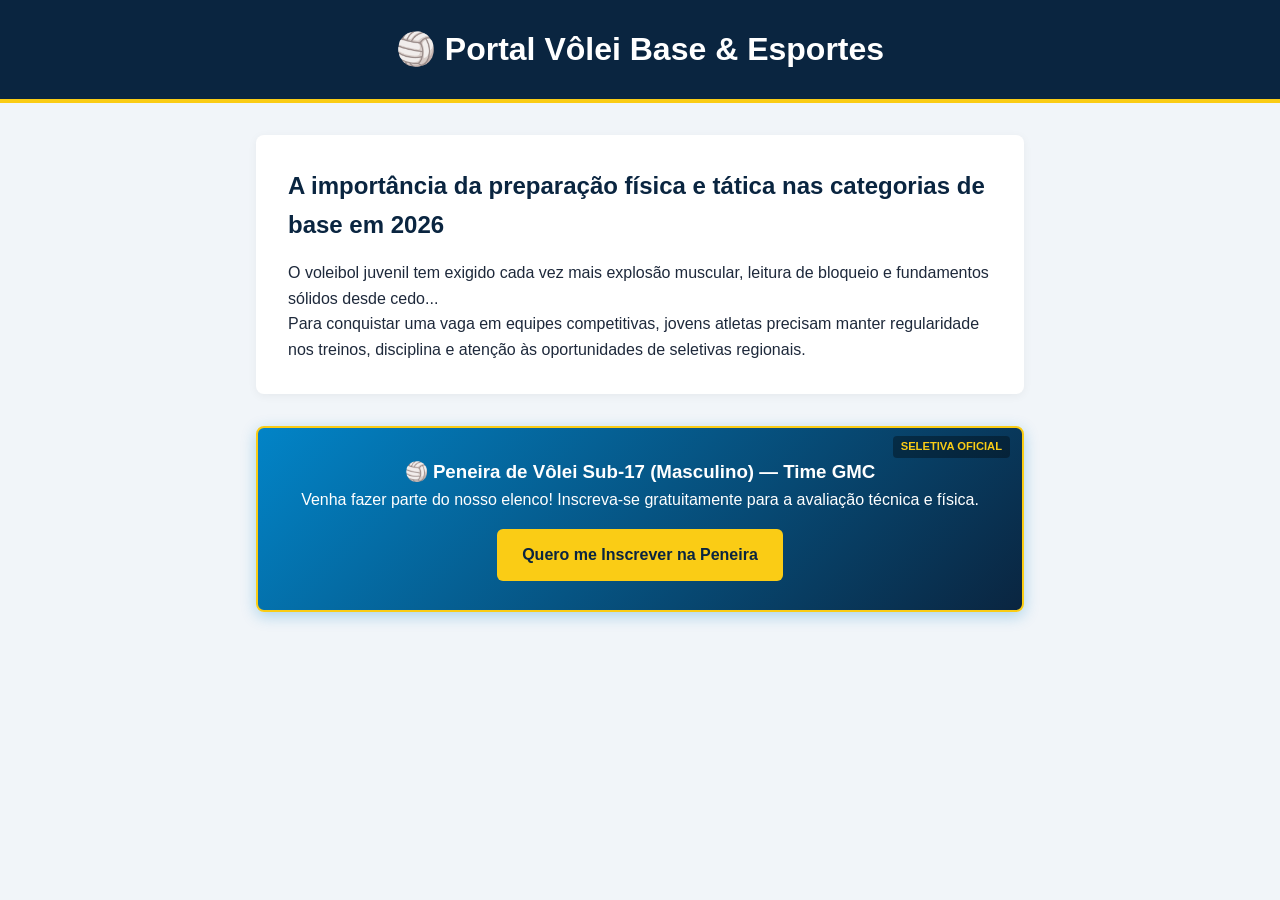
<file: index.html>
<!DOCTYPE html>
<html lang="pt-BR">
<head>
    <meta charset="UTF-8">
    <meta name="viewport" content="width=device-width, initial-scale=1.0">
    <title>Portal Vôlei Base & Esportes</title>
    <link rel="stylesheet" href="style.css">
</head>
<body>
    <header class="portal-header">
        <h1>🏐 Portal Vôlei Base & Esportes</h1>
    </header>

    <main class="container">
        <article class="post">
            <h2>A importância da preparação física e tática nas categorias de base em 2026</h2>
            <p>O voleibol juvenil tem exigido cada vez mais explosão muscular, leitura de bloqueio e fundamentos sólidos desde cedo...</p>
            <p>Para conquistar uma vaga em equipes competitivas, jovens atletas precisam manter regularidade nos treinos, disciplina e atenção às oportunidades de seletivas regionais.</p>
        </article>

        <!-- ESPAÇO DO ANÚNCIO (BANNER DA PENEIRA) -->
        <aside class="ad-banner">
            <span class="ad-tag">Seletiva Oficial</span>
            <div class="ad-content">
                <h3>🏐 Peneira de Vôlei Sub-17 (Masculino) — Time GMC</h3>
                <p>Venha fazer parte do nosso elenco! Inscreva-se gratuitamente para a avaliação técnica e física.</p>
                <!-- Link com parâmetro de rastreamento -->
                <a href="landing.html?origem=banner_portal_volei" class="btn-ad">Quero me Inscrever na Peneira</a>
            </div>
        </aside>
    </main>
</body>
</html>
</file>
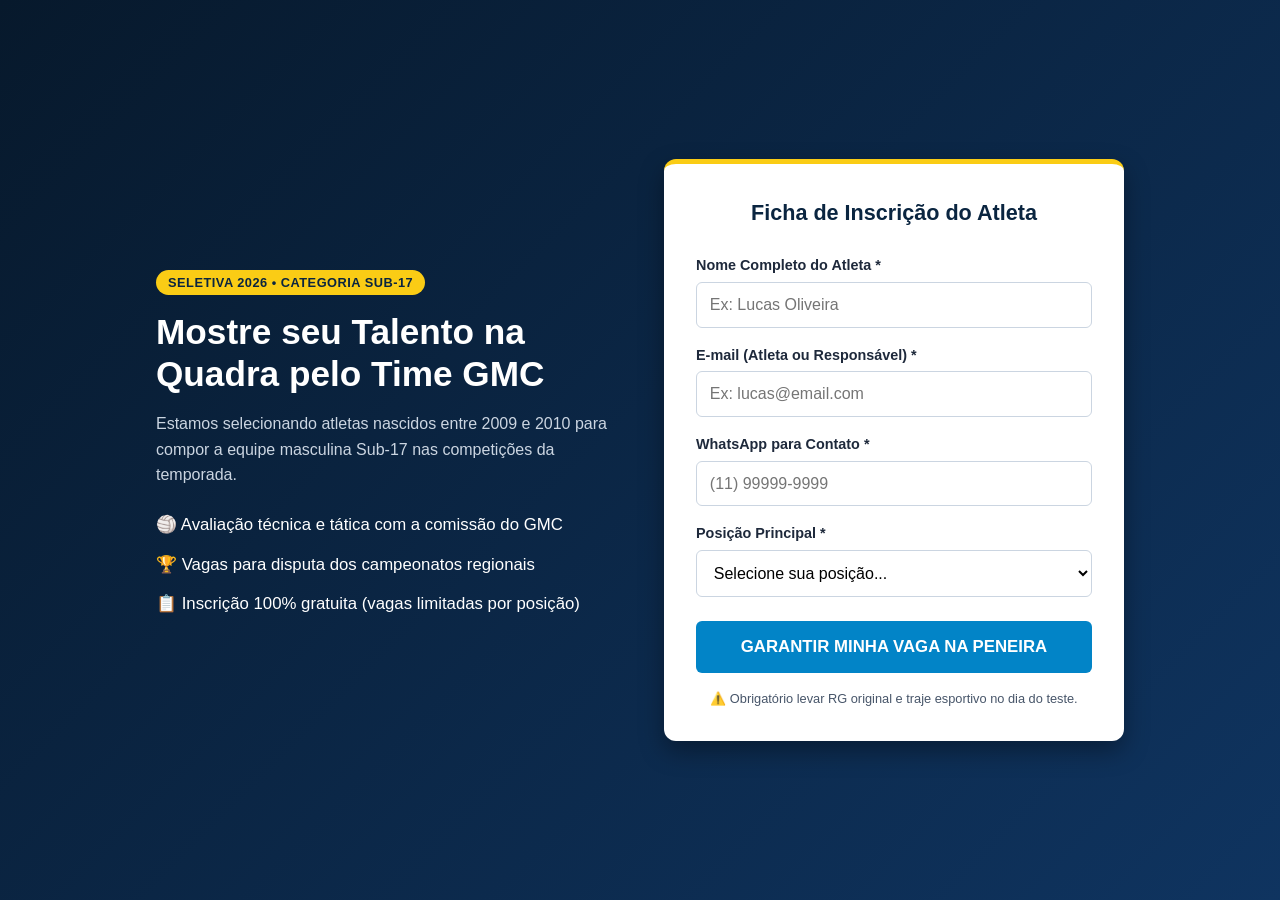
<file: landing.html>
<!DOCTYPE html>
<html lang="pt-BR">
<head>
    <meta charset="UTF-8">
    <meta name="viewport" content="width=device-width, initial-scale=1.0">
    <title>Inscrição Peneira Vôlei Sub-17 Masculino | Time GMC</title>
    <link rel="stylesheet" href="style.css">
</head>
<body class="lp-body">
    <main class="lp-container">
        <section class="lp-hero">
            <span class="badge">SELETIVA 2026 • CATEGORIA SUB-17</span>
            <h1>Mostre seu Talento na Quadra pelo Time GMC</h1>
            <p class="subtitle">Estamos selecionando atletas nascidos entre 2009 e 2010 para compor a equipe masculina Sub-17 nas competições da temporada.</p>
            
            <ul class="benefits">
                <li>🏐 Avaliação técnica e tática com a comissão do GMC</li>
                <li>🏆 Vagas para disputa dos campeonatos regionais</li>
                <li>📋 Inscrição 100% gratuita (vagas limitadas por posição)</li>
            </ul>
        </section>

        <section class="lp-form-box">
            <h2>Ficha de Inscrição do Atleta</h2>
            <form id="leadForm" novalidate>
                <div class="input-group">
                    <label for="nome">Nome Completo do Atleta *</label>
                    <input type="text" id="nome" placeholder="Ex: Lucas Oliveira" required>
                    <small class="error-msg" id="erroNome"></small>
                </div>

                <div class="input-group">
                    <label for="email">E-mail (Atleta ou Responsável) *</label>
                    <input type="email" id="email" placeholder="Ex: lucas@email.com" required>
                    <small class="error-msg" id="erroEmail"></small>
                </div>

                <div class="input-group">
                    <label for="whatsapp">WhatsApp para Contato *</label>
                    <input type="tel" id="whatsapp" placeholder="(11) 99999-9999" maxlength="15" required>
                    <small class="error-msg" id="erroWhats"></small>
                </div>

                <div class="input-group">
                    <label for="posicao">Posição Principal *</label>
                    <select id="posicao" required>
                        <option value="">Selecione sua posição...</option>
                        <option value="Levantador">Levantador</option>
                        <option value="Ponteiro">Ponteiro</option>
                        <option value="Oposto">Oposto</option>
                        <option value="Central">Central</option>
                        <option value="Líbero">Líbero</option>
                    </select>
                    <small class="error-msg" id="erroPosicao"></small>
                </div>

                <!-- Campo oculto para guardar de qual anúncio o atleta veio -->
                <input type="hidden" id="origemLead" name="origem">

                <button type="submit" class="btn-submit">GARANTIR MINHA VAGA NA PENEIRA</button>
                <p class="privacy-note">⚠️ Obrigatório levar RG original e traje esportivo no dia do teste.</p>
            </form>

            <!-- Mensagem de Sucesso (Oculta inicialmente) -->
            <div id="successBox" class="success-box hidden">
                <h3>🏐 Inscrição Confirmada, <span id="userNameSuccess"></span>!</h3>
                <p>Sua pré-inscrição para a <strong>Peneira Sub-17 Masculina do GMC</strong> foi registrada. Enviamos a data, local e horário para o seu e-mail e WhatsApp.</p>
                <a href="index.html" class="btn-back">Voltar ao Portal</a>
            </div>
        </section>
    </main>

    <script src="script.js"></script>
</body>
</html>
</file>
<file: style.css>
* {
    box-sizing: border-box;
    margin: 0;
    padding: 0;
    font-family: 'Segoe UI', Tahoma, Geneva, Verdana, sans-serif;
}

body {
    background-color: #f1f5f9;
    color: #1e293b;
    line-height: 1.6;
}

/* Estilos do Portal */
.portal-header {
    background: #0a2540;
    color: #fff;
    padding: 1.5rem;
    text-align: center;
    border-bottom: 4px solid #facc15;
}

.container {
    max-width: 800px;
    margin: 2rem auto;
    padding: 0 1rem;
}

.post {
    background: #fff;
    padding: 2rem;
    border-radius: 8px;
    box-shadow: 0 2px 10px rgba(0,0,0,0.05);
    margin-bottom: 2rem;
}

.post h2 {
    margin-bottom: 1rem;
    color: #0a2540;
}

/* Estilo do Anúncio (Banner Peneira) */
.ad-banner {
    background: linear-gradient(135deg, #0284c7, #0a2540);
    color: #fff;
    padding: 1.8rem;
    border-radius: 8px;
    position: relative;
    text-align: center;
    box-shadow: 0 4px 15px rgba(2, 132, 199, 0.3);
    border: 2px solid #facc15;
}

.ad-tag {
    position: absolute;
    top: 8px;
    right: 12px;
    font-size: 0.7rem;
    text-transform: uppercase;
    background: rgba(0,0,0,0.35);
    color: #facc15;
    font-weight: bold;
    padding: 2px 8px;
    border-radius: 4px;
}

.btn-ad {
    display: inline-block;
    margin-top: 1rem;
    background: #facc15;
    color: #0a2540;
    font-weight: bold;
    padding: 0.85rem 1.6rem;
    border-radius: 6px;
    text-decoration: none;
    transition: transform 0.2s, background 0.2s;
}

.btn-ad:hover {
    transform: scale(1.05);
    background: #fde047;
}

/* Estilos da Landing Page */
.lp-body {
    background: linear-gradient(135deg, #07192c 0%, #0f3460 100%);
    color: #fff;
    min-height: 100vh;
    display: flex;
    align-items: center;
}

.lp-container {
    max-width: 1000px;
    margin: 2rem auto;
    padding: 1rem;
    display: grid;
    grid-template-columns: 1fr 1fr;
    gap: 3rem;
    align-items: center;
}

.badge {
    background: #facc15;
    color: #0a2540;
    font-weight: bold;
    padding: 5px 12px;
    border-radius: 20px;
    font-size: 0.8rem;
    letter-spacing: 0.5px;
}

.lp-hero h1 {
    font-size: 2.2rem;
    margin: 1rem 0;
    line-height: 1.2;
}

.subtitle {
    color: #cbd5e1;
    margin-bottom: 1.5rem;
}

.benefits {
    list-style: none;
}

.benefits li {
    margin-bottom: 0.8rem;
    font-size: 1.05rem;
}

/* Caixa do Formulário */
.lp-form-box {
    background: #fff;
    color: #1e293b;
    padding: 2rem;
    border-radius: 12px;
    box-shadow: 0 10px 25px rgba(0,0,0,0.35);
    border-top: 5px solid #facc15;
}

.lp-form-box h2 {
    margin-bottom: 1.5rem;
    font-size: 1.35rem;
    text-align: center;
    color: #0a2540;
}

.input-group {
    margin-bottom: 1rem;
}

.input-group label {
    display: block;
    font-weight: 600;
    margin-bottom: 0.3rem;
    font-size: 0.9rem;
}

.input-group input,
.input-group select {
    width: 100%;
    padding: 0.8rem;
    border: 1px solid #cbd5e1;
    border-radius: 6px;
    font-size: 1rem;
    background-color: #fff;
}

.input-group input:focus,
.input-group select:focus {
    outline: none;
    border-color: #0284c7;
}

.error-msg {
    color: #dc2626;
    font-size: 0.8rem;
    display: block;
    margin-top: 4px;
}

.btn-submit {
    width: 100%;
    padding: 1rem;
    background: #0284c7;
    color: #fff;
    border: none;
    border-radius: 6px;
    font-size: 1.05rem;
    font-weight: bold;
    cursor: pointer;
    margin-top: 0.5rem;
    transition: background 0.2s;
}

.btn-submit:hover {
    background: #0369a1;
}

.privacy-note {
    text-align: center;
    font-size: 0.8rem;
    color: #475569;
    margin-top: 1rem;
}

.hidden {
    display: none;
}

.success-box {
    text-align: center;
    padding: 1rem;
}

.success-box h3 {
    color: #0284c7;
    margin-bottom: 0.5rem;
}

.btn-back {
    display: inline-block;
    margin-top: 1.5rem;
    color: #0a2540;
    text-decoration: none;
    font-weight: bold;
}

@media (max-width: 768px) {
    .lp-container {
        grid-template-columns: 1fr;
    }
}
</file>
